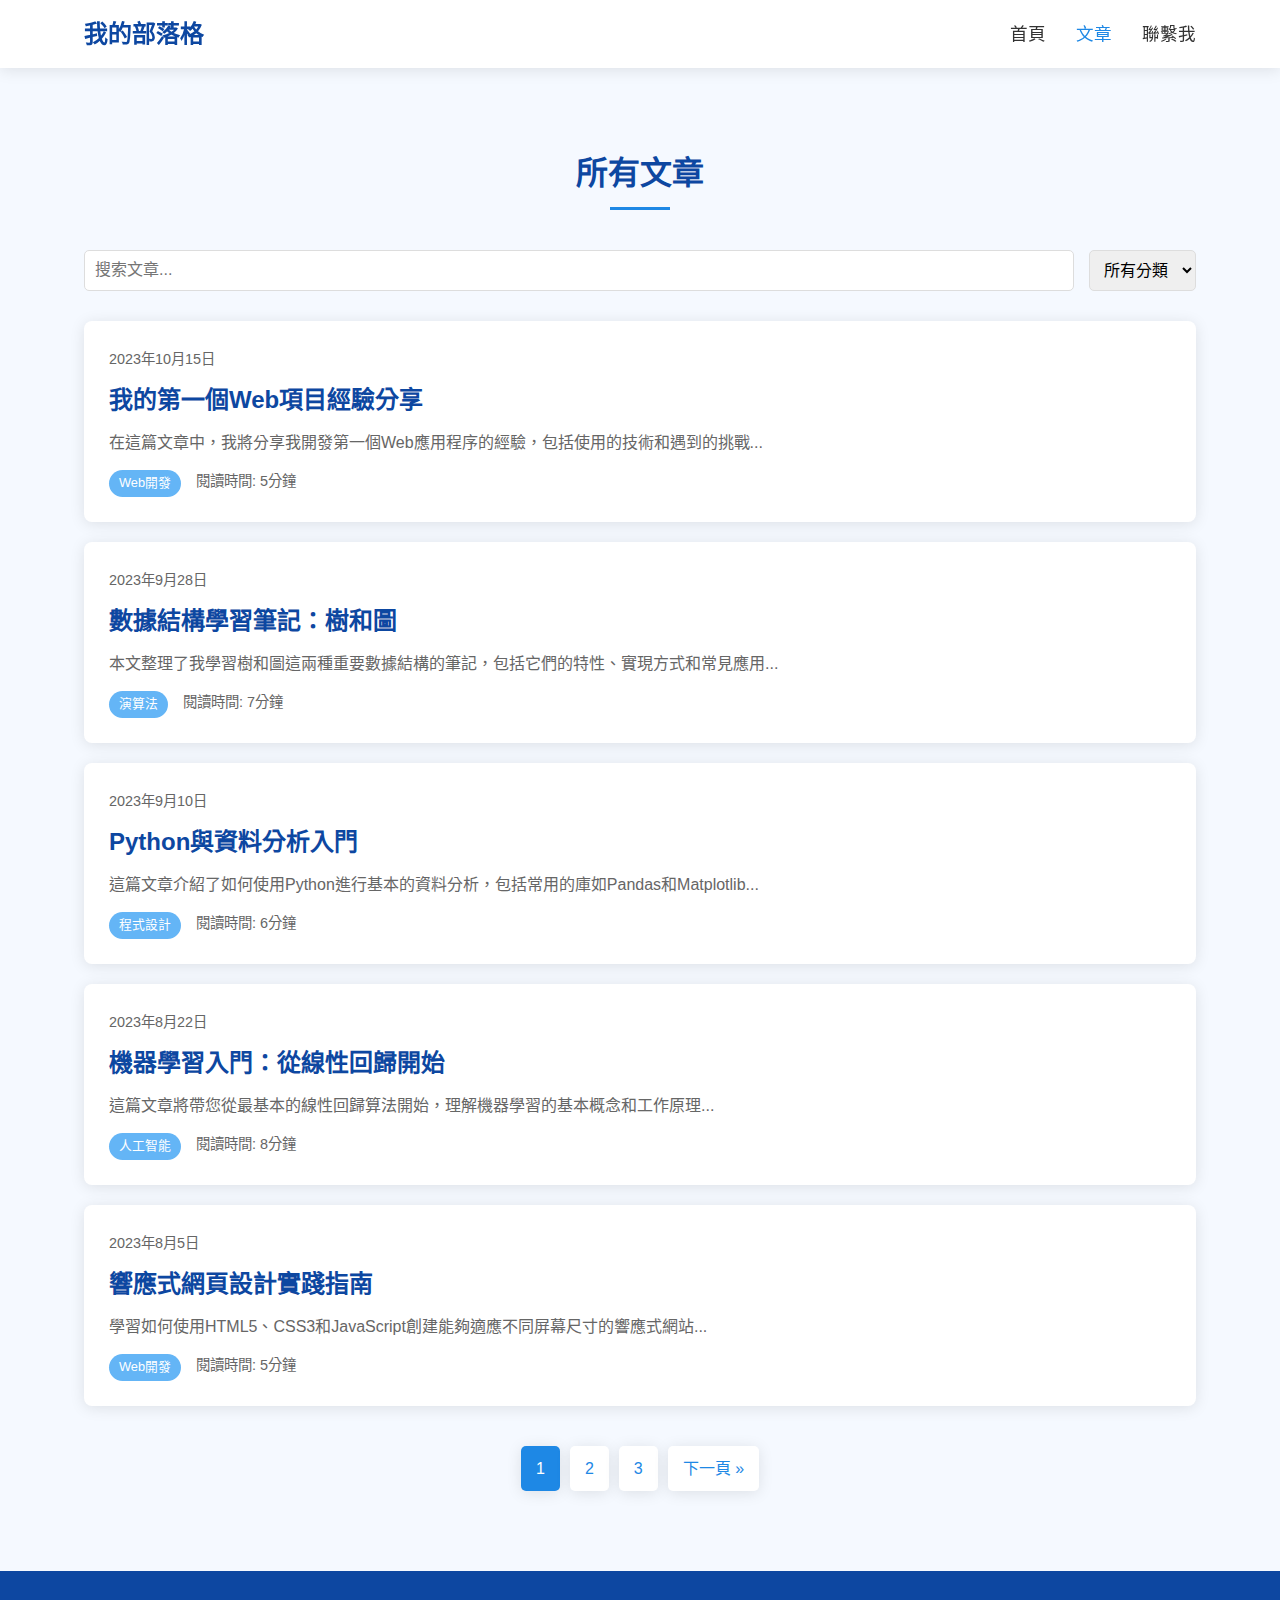
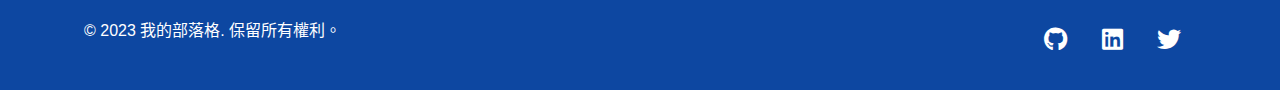
<file: articles.html>
<!DOCTYPE html>
<html lang="zh-TW">
<head>
    <meta charset="UTF-8">
    <meta name="viewport" content="width=device-width, initial-scale=1.0">
    <title>我的部落格 | 文章</title>
    <link rel="stylesheet" href="css/style.css">
    <link rel="stylesheet" href="https://cdnjs.cloudflare.com/ajax/libs/font-awesome/6.4.0/css/all.min.css">
</head>
<body>
    <!-- 導航欄 -->
    <nav class="navbar">
        <div class="container">
            <h1 class="logo">我的部落格</h1>
            <ul class="nav-links">
                <li><a href="index.html">首頁</a></li>
                <li><a href="articles.html" class="active">文章</a></li>
                <li><a href="contact.html">聯繫我</a></li>
            </ul>
            <div class="menu-toggle">
                <i class="fas fa-bars"></i>
            </div>
        </div>
    </nav>

    <!-- 文章列表 -->
    <section class="articles-section">
        <div class="container">
            <h2 class="section-title">所有文章</h2>
            
            <div class="article-filter">
                <input type="text" id="searchInput" placeholder="搜索文章...">
                <select id="categoryFilter">
                    <option value="all">所有分類</option>
                    <option value="programming">程式設計</option>
                    <option value="algorithm">演算法</option>
                    <option value="web">Web開發</option>
                    <option value="ai">人工智能</option>
                </select>
            </div>
            
            <div class="articles-list">
                <div class="article-item" data-category="web">
                    <span class="date">2023年10月15日</span>
                    <h3><a href="article.html">我的第一個Web項目經驗分享</a></h3>
                    <p>在這篇文章中，我將分享我開發第一個Web應用程序的經驗，包括使用的技術和遇到的挑戰...</p>
                    <div class="article-meta">
                        <span class="category">Web開發</span>
                        <span class="read-time">閱讀時間: 5分鐘</span>
                    </div>
                </div>
                
                <div class="article-item" data-category="algorithm">
                    <span class="date">2023年9月28日</span>
                    <h3><a href="article.html">數據結構學習筆記：樹和圖</a></h3>
                    <p>本文整理了我學習樹和圖這兩種重要數據結構的筆記，包括它們的特性、實現方式和常見應用...</p>
                    <div class="article-meta">
                        <span class="category">演算法</span>
                        <span class="read-time">閱讀時間: 7分鐘</span>
                    </div>
                </div>
                
                <div class="article-item" data-category="programming">
                    <span class="date">2023年9月10日</span>
                    <h3><a href="article.html">Python與資料分析入門</a></h3>
                    <p>這篇文章介紹了如何使用Python進行基本的資料分析，包括常用的庫如Pandas和Matplotlib...</p>
                    <div class="article-meta">
                        <span class="category">程式設計</span>
                        <span class="read-time">閱讀時間: 6分鐘</span>
                    </div>
                </div>
                
                <div class="article-item" data-category="ai">
                    <span class="date">2023年8月22日</span>
                    <h3><a href="article.html">機器學習入門：從線性回歸開始</a></h3>
                    <p>這篇文章將帶您從最基本的線性回歸算法開始，理解機器學習的基本概念和工作原理...</p>
                    <div class="article-meta">
                        <span class="category">人工智能</span>
                        <span class="read-time">閱讀時間: 8分鐘</span>
                    </div>
                </div>
                
                <div class="article-item" data-category="web">
                    <span class="date">2023年8月5日</span>
                    <h3><a href="article.html">響應式網頁設計實踐指南</a></h3>
                    <p>學習如何使用HTML5、CSS3和JavaScript創建能夠適應不同屏幕尺寸的響應式網站...</p>
                    <div class="article-meta">
                        <span class="category">Web開發</span>
                        <span class="read-time">閱讀時間: 5分鐘</span>
                    </div>
                </div>
            </div>
            
            <div class="pagination">
                <a href="#" class="active">1</a>
                <a href="#">2</a>
                <a href="#">3</a>
                <a href="#" class="next">下一頁 &raquo;</a>
            </div>
        </div>
    </section>

    <!-- 頁腳 -->
    <footer>
        <div class="container">
            <p>&copy; 2023 我的部落格. 保留所有權利。</p>
            <div class="social-links">
                <a href="#"><i class="fab fa-github"></i></a>
                <a href="#"><i class="fab fa-linkedin"></i></a>
                <a href="#"><i class="fab fa-twitter"></i></a>
            </div>
        </div>
    </footer>

    <script src="js/script.js"></script>
</body>
</html>
</file>
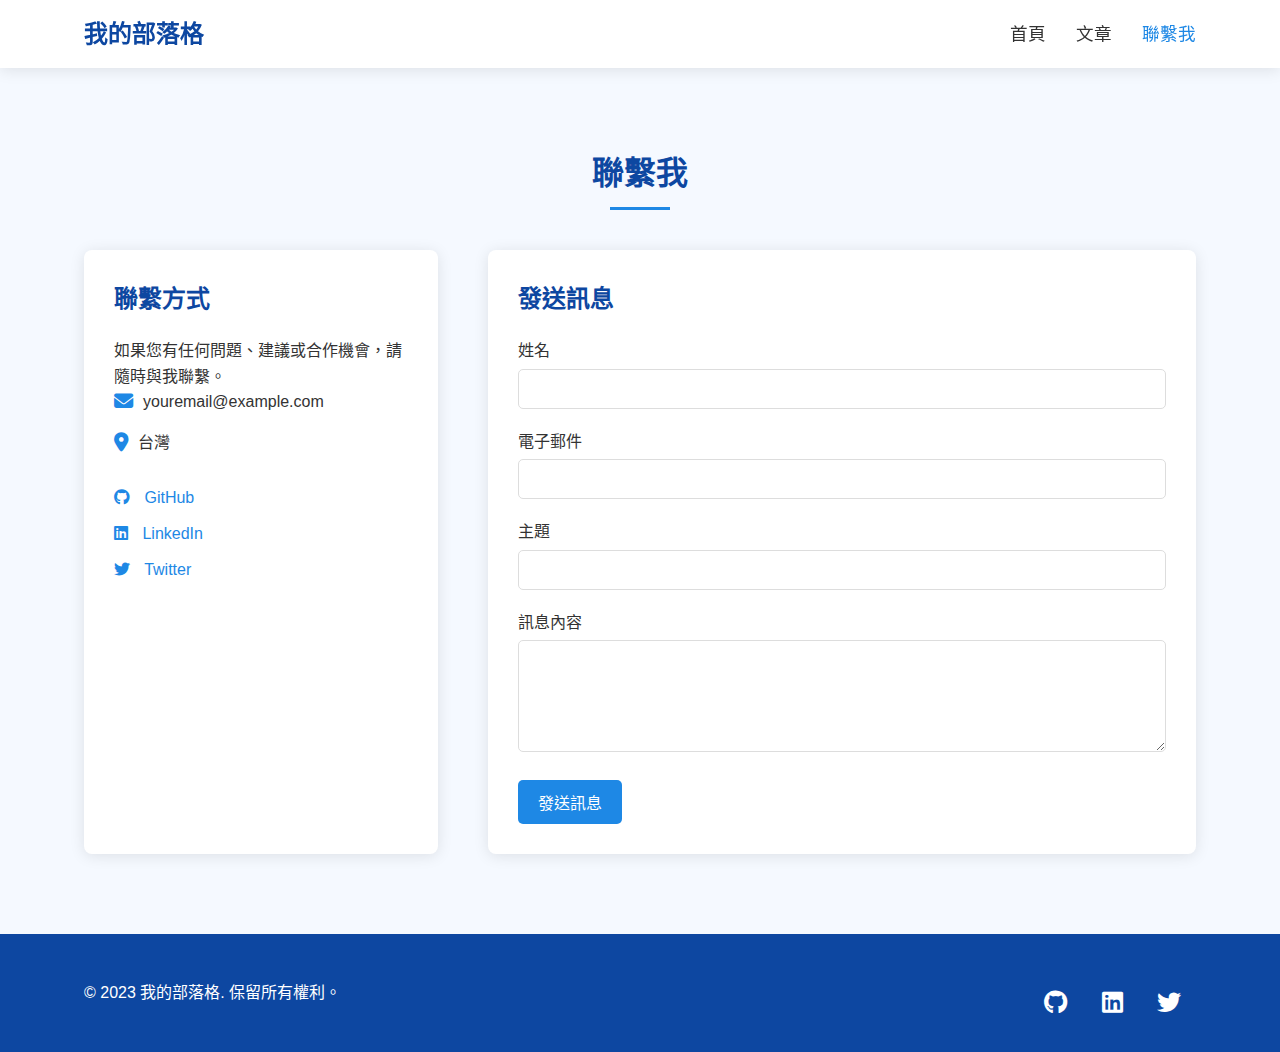
<file: contact.html>
<!DOCTYPE html>
<html lang="zh-TW">
<head>
    <meta charset="UTF-8">
    <meta name="viewport" content="width=device-width, initial-scale=1.0">
    <title>我的部落格 | 聯繫我</title>
    <link rel="stylesheet" href="css/style.css">
    <link rel="stylesheet" href="https://cdnjs.cloudflare.com/ajax/libs/font-awesome/6.4.0/css/all.min.css">
</head>
<body>
    <!-- 導航欄 -->
    <nav class="navbar">
        <div class="container">
            <h1 class="logo">我的部落格</h1>
            <ul class="nav-links">
                <li><a href="index.html">首頁</a></li>
                <li><a href="articles.html">文章</a></li>
                <li><a href="contact.html" class="active">聯繫我</a></li>
            </ul>
            <div class="menu-toggle">
                <i class="fas fa-bars"></i>
            </div>
        </div>
    </nav>

    <!-- 聯繫頁面內容 -->
    <section class="contact-section">
        <div class="container">
            <h2 class="section-title">聯繫我</h2>
            
            <div class="contact-container">
                <div class="contact-info">
                    <h3>聯繫方式</h3>
                    <p>如果您有任何問題、建議或合作機會，請隨時與我聯繫。</p>
                    
                    <div class="info-item">
                        <i class="fas fa-envelope"></i>
                        <span>youremail@example.com</span>
                    </div>
                    
                    <div class="info-item">
                        <i class="fas fa-map-marker-alt"></i>
                        <span>台灣</span>
                    </div>
                    
                    <div class="social-links">
                        <a href="#"><i class="fab fa-github"></i> GitHub</a>
                        <a href="#"><i class="fab fa-linkedin"></i> LinkedIn</a>
                        <a href="#"><i class="fab fa-twitter"></i> Twitter</a>
                    </div>
                </div>
                
                <div class="contact-form">
                    <h3>發送訊息</h3>
                    <form id="contactForm">
                        <div class="form-group">
                            <label for="name">姓名</label>
                            <input type="text" id="name" required>
                        </div>
                        
                        <div class="form-group">
                            <label for="email">電子郵件</label>
                            <input type="email" id="email" required>
                        </div>
                        
                        <div class="form-group">
                            <label for="subject">主題</label>
                            <input type="text" id="subject" required>
                        </div>
                        
                        <div class="form-group">
                            <label for="message">訊息內容</label>
                            <textarea id="message" rows="5" required></textarea>
                        </div>
                        
                        <button type="submit" class="btn">發送訊息</button>
                    </form>
                </div>
            </div>
        </div>
    </section>

    <!-- 頁腳 -->
    <footer>
        <div class="container">
            <p>&copy; 2023 我的部落格. 保留所有權利。</p>
            <div class="social-links">
                <a href="#"><i class="fab fa-github"></i></a>
                <a href="#"><i class="fab fa-linkedin"></i></a>
                <a href="#"><i class="fab fa-twitter"></i></a>
            </div>
        </div>
    </footer>

    <script src="js/script.js"></script>
</body>
</html>
</file>
<file: css/style.css>
/* 全局樣式 */
:root {
    --primary-color: #1e88e5;
    --primary-light: #64b5f6;
    --primary-dark: #0d47a1;
    --secondary-color: #4fc3f7;
    --text-color: #333;
    --text-light: #666;
    --background-light: #f5f9ff;
    --white: #fff;
    --gray-light: #f4f4f4;
    --gray: #ddd;
    --shadow: 0 2px 15px rgba(0, 0, 0, 0.1);
    --transition: all 0.3s ease;
}

* {
    margin: 0;
    padding: 0;
    box-sizing: border-box;
}

body {
    font-family: 'Segoe UI', Tahoma, Geneva, Verdana, sans-serif;
    line-height: 1.6;
    color: var(--text-color);
    background-color: var(--background-light);
}

.container {
    width: 90%;
    max-width: 1200px;
    margin: 0 auto;
    padding: 0 20px;
}

a {
    color: var(--primary-color);
    text-decoration: none;
    transition: var(--transition);
}

a:hover {
    color: var(--primary-dark);
}

img {
    max-width: 100%;
}

.btn {
    display: inline-block;
    background-color: var(--primary-color);
    color: var(--white);
    padding: 10px 20px;
    border-radius: 5px;
    transition: var(--transition);
    border: none;
    cursor: pointer;
    text-align: center;
    font-size: 16px;
}

.btn:hover {
    background-color: var(--primary-dark);
    color: var(--white);
}

.section-title {
    text-align: center;
    margin-bottom: 40px;
    font-size: 2rem;
    color: var(--primary-dark);
    position: relative;
    padding-bottom: 10px;
}

.section-title::after {
    content: '';
    position: absolute;
    width: 60px;
    height: 3px;
    background-color: var(--primary-color);
    bottom: 0;
    left: 50%;
    transform: translateX(-50%);
}

.center {
    text-align: center;
    margin-top: 30px;
}

/* 導航欄 */
.navbar {
    background-color: var(--white);
    box-shadow: var(--shadow);
    position: sticky;
    top: 0;
    z-index: 100;
}

.navbar .container {
    display: flex;
    justify-content: space-between;
    align-items: center;
    padding: 15px 20px;
}

.logo {
    color: var(--primary-dark);
    font-size: 1.5rem;
    font-weight: 700;
}

.nav-links {
    display: flex;
    list-style: none;
}

.nav-links li {
    margin-left: 30px;
}

.nav-links a {
    color: var(--text-color);
    font-weight: 500;
    font-size: 1.1rem;
    transition: var(--transition);
}

.nav-links a:hover,
.nav-links a.active {
    color: var(--primary-color);
}

.menu-toggle {
    display: none;
    cursor: pointer;
    font-size: 1.5rem;
}

/* 頂部橫幅 */
.hero {
    background: linear-gradient(135deg, var(--primary-dark) 0%, var(--primary-color) 100%);
    color: var(--white);
    padding: 80px 0;
    text-align: center;
}

.hero-content h1 {
    font-size: 3rem;
    margin-bottom: 20px;
}

.hero-content p {
    font-size: 1.2rem;
    margin-bottom: 30px;
    opacity: 0.9;
}

/* 關於我 */
.about {
    padding: 80px 0;
    background-color: var(--white);
}

.about-content {
    display: flex;
    align-items: center;
    gap: 50px;
}

.profile-image {
    width: 300px;
    height: 300px;
    border-radius: 50%;
    object-fit: cover;
    border: 5px solid var(--primary-light);
    box-shadow: var(--shadow);
}

.about-text h3 {
    font-size: 1.8rem;
    color: var(--primary-dark);
    margin-bottom: 15px;
}

.about-text p {
    margin-bottom: 15px;
    line-height: 1.8;
}

.social-links {
    margin-top: 20px;
}

.social-links a {
    display: inline-block;
    margin-right: 15px;
    color: var(--primary-color);
    font-size: 1.5rem;
    transition: var(--transition);
}

.social-links a:hover {
    color: var(--primary-dark);
    transform: translateY(-3px);
}

/* 特色文章 */
.featured-articles {
    padding: 80px 0;
    background-color: var(--background-light);
}

.articles-grid {
    display: grid;
    grid-template-columns: repeat(3, 1fr);
    gap: 30px;
}

.article-card {
    background-color: var(--white);
    border-radius: 8px;
    overflow: hidden;
    box-shadow: var(--shadow);
    transition: var(--transition);
}

.article-card:hover {
    transform: translateY(-5px);
    box-shadow: 0 5px 20px rgba(0, 0, 0, 0.15);
}

.article-card img {
    width: 100%;
    height: 200px;
    object-fit: cover;
}

.article-content {
    line-height: 1.8;
    font-size: 1.1rem;
    color: var(--text-color);
}

.article-content h2 {
    font-size: 1.8rem;
    color: var(--primary-dark);
    margin: 30px 0 15px;
}

.article-content h3 {
    font-size: 1.4rem;
    color: var(--primary-dark);
    margin: 25px 0 15px;
}

.article-content p {
    margin-bottom: 20px;
}

.article-content ul, .article-content ol {
    margin-bottom: 20px;
    padding-left: 20px;
}

.article-content li {
    margin-bottom: 10px;
}

.article-content pre {
    background-color: var(--gray-light);
    padding: 15px;
    border-radius: 5px;
    overflow-x: auto;
    margin-bottom: 20px;
}

.article-content code {
    font-family: 'Courier New', Courier, monospace;
    color: var(--primary-dark);
}

.article-tags {
    margin: 40px 0;
    display: flex;
    flex-wrap: wrap;
    align-items: center;
    gap: 10px;
}

.article-tags span {
    font-weight: 600;
}

.article-tags a {
    display: inline-block;
    background-color: var(--gray-light);
    padding: 5px 10px;
    border-radius: 5px;
    font-size: 0.9rem;
    transition: var(--transition);
}

.article-tags a:hover {
    background-color: var(--primary-light);
    color: var(--white);
}

.article-navigation {
    display: flex;
    justify-content: space-between;
    margin: 40px 0;
    padding: 20px 0;
    border-top: 1px solid var(--gray);
    border-bottom: 1px solid var(--gray);
}

.article-navigation a {
    max-width: 45%;
}

.article-comments {
    margin-top: 60px;
}

.article-comments h3 {
    margin-bottom: 20px;
    font-size: 1.5rem;
    color: var(--primary-dark);
}

.comment {
    display: flex;
    gap: 15px;
    margin-bottom: 30px;
}

.comment-avatar img {
    width: 50px;
    height: 50px;
    border-radius: 50%;
}

.comment-content {
    flex-grow: 1;
}

.comment-header {
    margin-bottom: 5px;
}

.comment-author {
    font-weight: 600;
    margin-right: 10px;
}

.comment-date {
    font-size: 0.9rem;
    color: var(--text-light);
}

.comment-form {
    margin-top: 40px;
}

.form-group {
    margin-bottom: 20px;
}

.form-group label {
    display: block;
    margin-bottom: 5px;
    font-weight: 500;
}

.form-group input,
.form-group textarea {
    width: 100%;
    padding: 10px;
    border: 1px solid var(--gray);
    border-radius: 5px;
    font-size: 1rem;
    font-family: inherit;
}

.form-group textarea {
    resize: vertical;
}

/* 聯繫頁面 */
.contact-section {
    padding: 80px 0;
}

.contact-container {
    display: grid;
    grid-template-columns: 1fr 2fr;
    gap: 50px;
}

.contact-info, .contact-form {
    background-color: var(--white);
    padding: 30px;
    border-radius: 8px;
    box-shadow: var(--shadow);
}

.contact-info h3, .contact-form h3 {
    margin-bottom: 20px;
    font-size: 1.5rem;
    color: var(--primary-dark);
}

.info-item {
    display: flex;
    align-items: center;
    margin-bottom: 15px;
}

.info-item i {
    margin-right: 10px;
    color: var(--primary-color);
    font-size: 1.2rem;
}

.contact-info .social-links {
    margin-top: 30px;
}

.contact-info .social-links a {
    display: block;
    margin-bottom: 10px;
    font-size: 1rem;
}

.contact-info .social-links i {
    margin-right: 10px;
}

/* 響應式設計 */
@media (max-width: 992px) {
    .articles-grid {
        grid-template-columns: repeat(2, 1fr);
    }
    
    .about-content {
        flex-direction: column;
        text-align: center;
    }
    
    .contact-container {
        grid-template-columns: 1fr;
    }
}

@media (max-width: 768px) {
    .menu-toggle {
        display: block;
    }
    
    .nav-links {
        position: fixed;
        top: 70px;
        left: -100%;
        flex-direction: column;
        background-color: var(--white);
        width: 100%;
        box-shadow: 0 10px 10px rgba(0, 0, 0, 0.1);
        padding: 20px 0;
        transition: var(--transition);
    }
    
    .nav-links.active {
        left: 0;
    }
    
    .nav-links li {
        margin: 10px 0;
        text-align: center;
    }
    
    .articles-grid {
        grid-template-columns: 1fr;
    }
    
    .article-navigation {
        flex-direction: column;
        gap: 15px;
    }
    
    .article-navigation a {
        max-width: 100%;
    }
    
    .hero-content h1 {
        font-size: 2.2rem;
    }
    
    .section-title, .article-header h1 {
        font-size: 1.8rem;
    }
}

@media (max-width: 480px) {
    .container {
        width: 95%;
        padding: 0 10px;
    }
    
    .profile-image {
        width: 200px;
        height: 200px;
    }
    
    .about {
        text-align: center;
    }
    
    .article-filter {
        flex-direction: column;
    }
    
    .article-header h1 {
        font-size: 1.5rem;
    }
    
    .article-content h2 {
        font-size: 1.4rem;
    }
    
    .article-content h3 {
        font-size: 1.2rem;
    }
    
    footer .container {
        flex-direction: column;
        gap: 15px;
    }
}

/* 頁腳 */
footer {
    background-color: var(--primary-dark);
    color: var(--white);
    padding: 30px 0;
    text-align: center;
}

footer .container {
    display: flex;
    justify-content: space-between;
    align-items: center;
}

footer .social-links a {
    color: var(--white);
    margin-left: 15px;
}

footer .social-links a:hover {
    color: var(--secondary-color);
}

/* 文章列表頁 */
.articles-section {
    padding: 80px 0;
}

.article-filter {
    display: flex;
    gap: 15px;
    margin-bottom: 30px;
}

#searchInput, #categoryFilter {
    padding: 10px;
    border: 1px solid var(--gray);
    border-radius: 5px;
    font-size: 1rem;
}

#searchInput {
    flex-grow: 1;
}

.articles-list {
    display: flex;
    flex-direction: column;
    gap: 20px;
}

.article-item {
    background-color: var(--white);
    padding: 25px;
    border-radius: 8px;
    box-shadow: var(--shadow);
    transition: var(--transition);
}

.article-item:hover {
    transform: translateY(-3px);
    box-shadow: 0 5px 15px rgba(0, 0, 0, 0.1);
}

.article-item .date {
    color: var(--text-light);
    font-size: 0.9rem;
}

.article-item h3 {
    margin: 10px 0;
    font-size: 1.5rem;
}

.article-item h3 a {
    color: var(--primary-dark);
}

.article-item h3 a:hover {
    color: var(--primary-color);
}

.article-item p {
    color: var(--text-light);
    margin-bottom: 15px;
}

.article-meta {
    display: flex;
    gap: 15px;
    font-size: 0.9rem;
    color: var(--text-light);
}

.category {
    background-color: var(--primary-light);
    color: var(--white);
    padding: 3px 10px;
    border-radius: 20px;
    font-size: 0.8rem;
}

.pagination {
    display: flex;
    justify-content: center;
    margin-top: 40px;
    gap: 10px;
}

.pagination a {
    display: inline-block;
    padding: 10px 15px;
    background-color: var(--white);
    border-radius: 5px;
    box-shadow: var(--shadow);
    transition: var(--transition);
}

.pagination a.active, .pagination a:hover {
    background-color: var(--primary-color);
    color: var(--white);
}

/* 單篇文章頁 */
.article-full {
    padding: 60px 0;
}

.article-header {
    margin-bottom: 30px;
}

.article-header h1 {
    font-size: 2.5rem;
    color: var(--primary-dark);
    margin-bottom: 15px;
}

.article-cover {
    width: 100%;
    height: auto;
    border-radius: 8px;
    margin-top: 20px;
    box-shadow: var(--shadow);
}

.article-content {
    line-height: 1.8;
    font-size: 1.1rem;
    color: var(--text-color);
}

.article-content h2 {
    font-size: 1.8rem;
    color: var(--primary-dark);
    margin: 30px 0 15px;
}

.article-content h3 {
    font-size: 1.4rem;
    color: var(--primary-dark);
    margin: 25px 0 15px;
}

.article-content p {
    margin-bottom: 20px;
}

.article-content ul, .article-content ol {
    margin-bottom: 20px;
    padding-left: 20px;
}

.article-content li {
    margin-bottom: 10px;
}

.article-content pre {
    background-color: var(--gray-light);
    padding: 15px;
    border-radius: 5px;
    overflow-x: auto;
    margin-bottom: 20px;
}

.article-content code {
    font-family: 'Courier New', Courier, monospace;
    color: var(--primary-dark);
}

.article-tags {
    margin: 40px 0;
    display: flex;
    flex-wrap: wrap;
    align-items: center;
    gap: 10px;
}

.article-tags span {
    font-weight: 600;
}

.article-tags a {
    display: inline-block;
    background-color: var(--gray-light);
    padding: 5px 10px;
    border-radius: 5px;
    font-size: 0.9rem;
    transition: var(--transition);
}

.article-tags a:hover {
    background-color: var(--primary-light);
    color: var(--white);
}

.article-navigation {
    display: flex;
    justify-content: space-between;
    margin: 40px 0;
    padding: 20px 0;
    border-top: 1px solid var(--gray);
    border-bottom: 1px solid var(--gray);
}

.article-navigation a {
    max-width: 45%;
}

.article-comments {
    margin-top: 60px;
}

.article-comments h3 {
    margin-bottom: 20px;
    font-size: 1.5rem;
    color: var(--primary-dark);
}

.comment {
    display: flex;
    gap: 15px;
    margin-bottom: 30px;
}

.comment-avatar img {
    width: 50px;
    height: 50px;
    border-radius: 50%;
}

.comment-content {
    flex-grow: 1;
}

.comment-header {
    margin-bottom: 5px;
}

.comment-author {
    font-weight: 600;
    margin-right: 10px;
}

.comment-date {
    font-size: 0.9rem;
    color: var(--text-light);
}

.comment-form {
    margin-top: 40px;
}

.form-group {
    margin-bottom: 20px;
}

.form-group label {
    display: block;
    margin-bottom: 5px;
    font-weight: 500;
}

.form-group input,
.form-group textarea {
    width: 100%;
    padding: 10px;
    border: 1px solid var(--gray);
    border-radius: 5px;
    font-size: 1rem;
    font-family: inherit;
}

.form-group textarea {
    resize: vertical;
}

/* 聯繫頁面 */
.contact-section {
    padding: 80px 0;
}

.contact-container {
    display: grid;
    grid-template-columns: 1fr 2fr;
    gap: 50px;
}

.contact-info, .contact-form {
    background-color: var(--white);
    padding: 30px;
    border-radius: 8px;
    box-shadow: var(--shadow);
}

.contact-info h3, .contact-form h3 {
    margin-bottom: 20px;
    font-size: 1.5rem;
    color: var(--primary-dark);
}

.info-item {
    display: flex;
    align-items: center;
    margin-bottom: 15px;
}

.info-item i {
    margin-right: 10px;
    color: var(--primary-color);
    font-size: 1.2rem;
}

.contact-info .social-links {
    margin-top: 30px;
}

.contact-info .social-links a {
    display: block;
    margin-bottom: 10px;
    font-size: 1rem;
}

.contact-info .social-links i {
    margin-right: 10px;
}

/* 響應式設計 */
@media (max-width: 992px) {
    .articles-grid {
        grid-template-columns: repeat(2, 1fr);
    }
    
    .about-content {
        flex-direction: column;
        text-align: center;
    }
    
    .contact-container {
        grid-template-columns: 1fr;
    }
}

@media (max-width: 768px) {
    .menu-toggle {
        display: block;
    }
    
    .nav-links {
        position: fixed;
        top: 70px;
        left: -100%;
        flex-direction: column;
        background-color: var(--white);
        width: 100%;
        box-shadow: 0 10px 10px rgba(0, 0, 0, 0.1);
        padding: 20px 0;
        transition: var(--transition);
    }
    
    .nav-links.active {
        left: 0;
    }
    
    .nav-links li {
        margin: 10px 0;
        text-align: center;
    }
    
    .articles-grid {
        grid-template-columns: 1fr;
    }
    
    .article-navigation {
        flex-direction: column;
        gap: 15px;
    }
    
    .article-navigation a {
        max-width: 100%;
    }
    
    .hero-content h1 {
        font-size: 2.2rem;
    }
    
    .section-title, .article-header h1 {
        font-size: 1.8rem;
    }
}

@media (max-width: 480px) {
    .container {
        width: 95%;
        padding: 0 10px;
    }
    
    .profile-image {
        width: 200px;
        height: 200px;
    }
    
    .about {
        text-align: center;
    }
    
    .article-filter {
        flex-direction: column;
    }
    
    .article-header h1 {
        font-size: 1.5rem;
    }
    
    .article-content h2 {
        font-size: 1.4rem;
    }
    
    .article-content h3 {
        font-size: 1.2rem;
    }
    
    footer .container {
        flex-direction: column;
        gap: 15px;
    }
}
</file>
